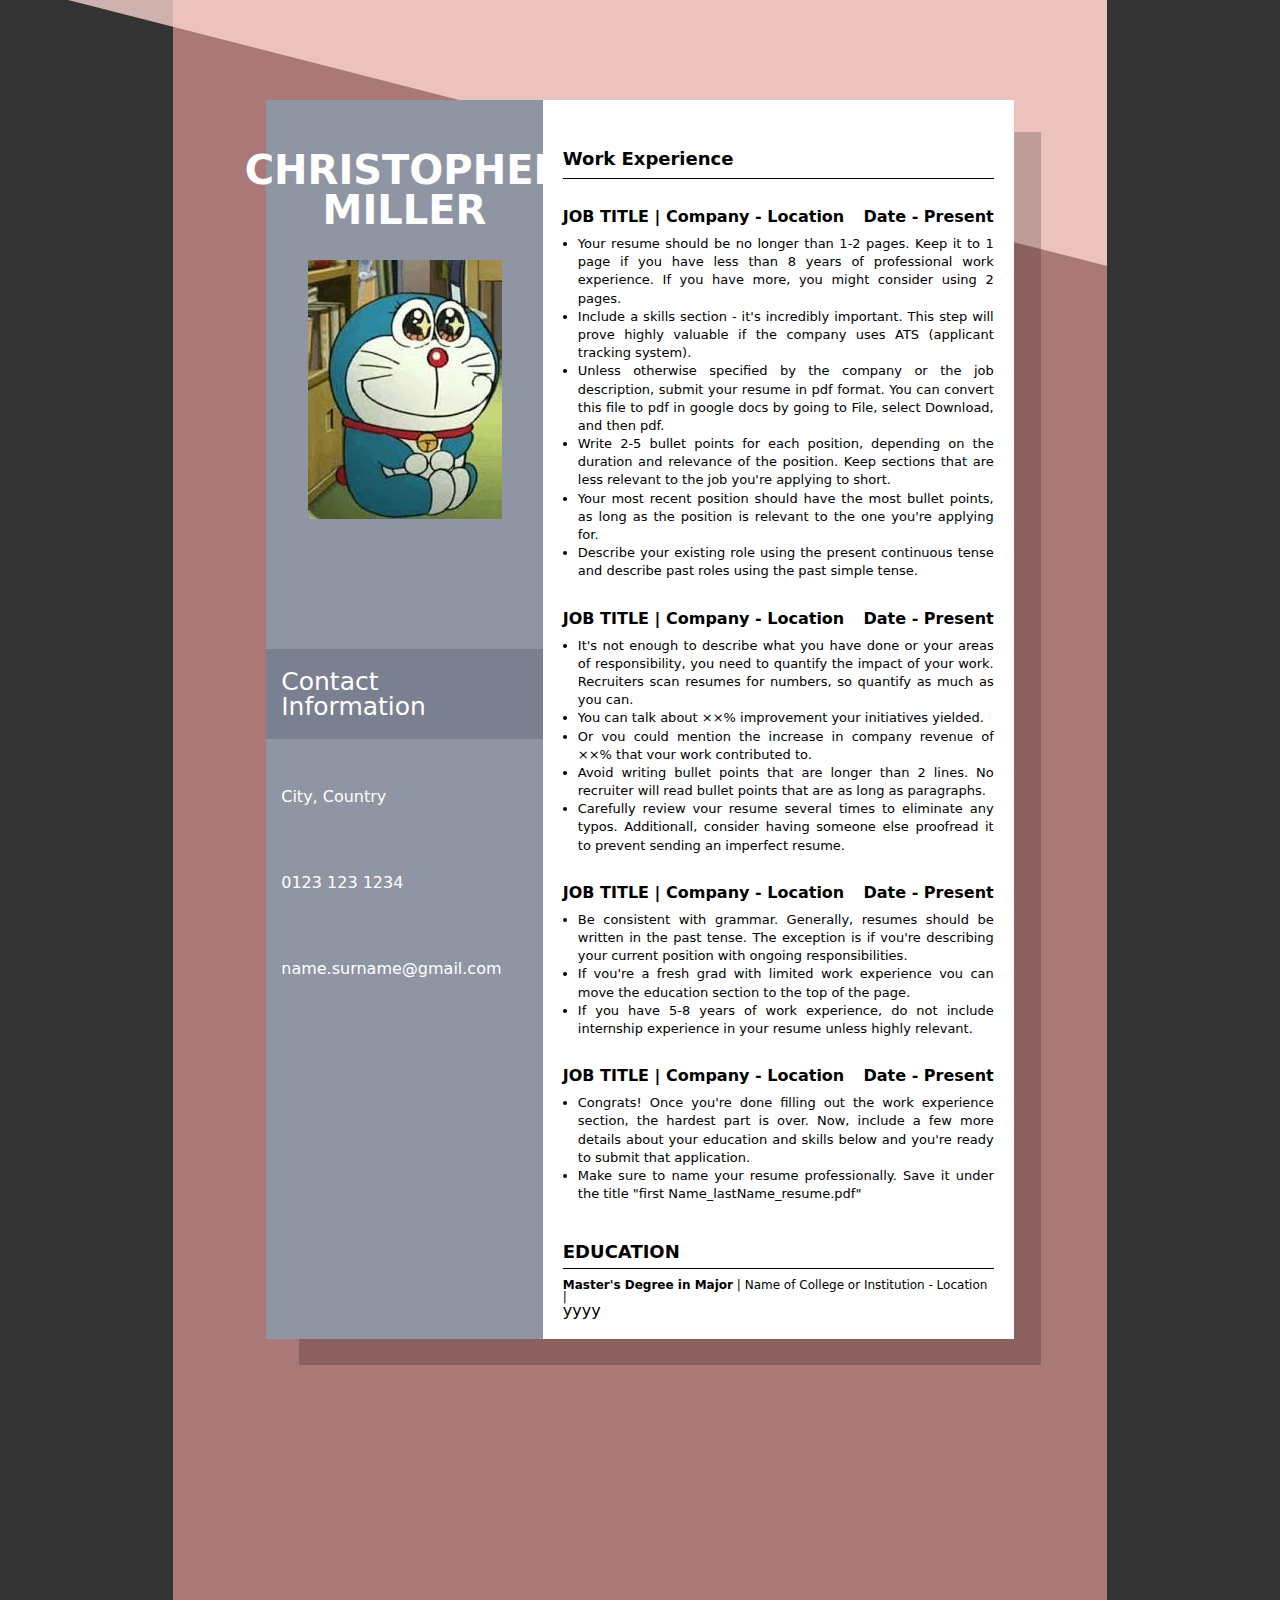
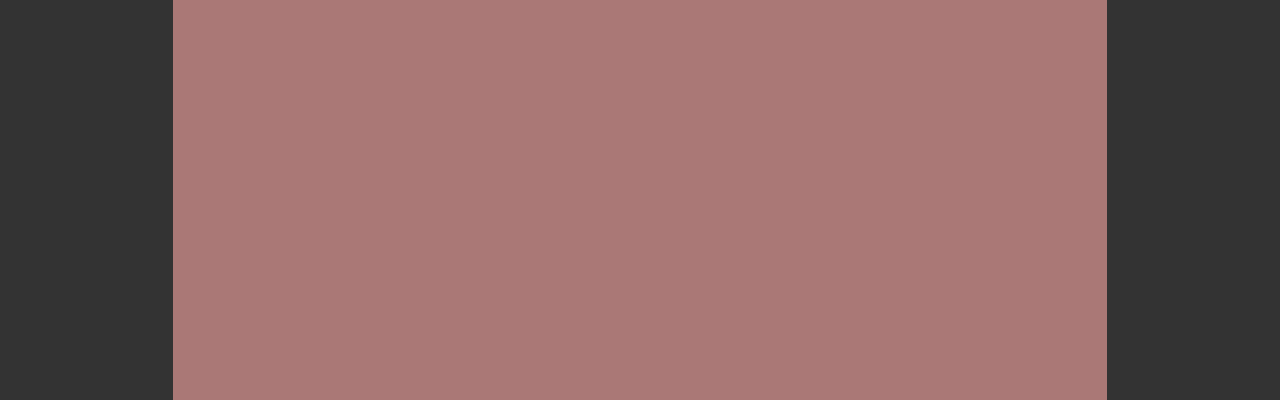
<file: html/cv-update.html>
<!DOCTYPE html>
<html lang="en">
  <head>
    <meta charset="UTF-8" />
    <meta name="viewport" content="width=device-width, initial-scale=1.0" />
    <title>CV Update</title>
    <link rel="stylesheet" href="../css/reset.css" />
    <link rel="stylesheet" href="../css/styles.css" />
  </head>
  <body style="background-color: #333">
    <div class="background-container">
      <div class="triangle-clippath"></div>

      <div class="paper">
        <div class="paper-container">
          <div class="information-item">
            <h1 class="name info-detail">CHRISTOPHER MILLER</h1>
            <img src="../img/avatar_miiler.jpeg" alt="avatar_miller" class="avatar info-detail" />
          </div>
          <div class="information-item">
            <p class="contact-heading">Contact Information</p>
            <p class="destination">City, Country</p>
            <p class="phone-number">0123 123 1234</p>
            <p class="email">name.surname@gmail.com</p>
          </div>
        </div>

        <!-- details -->
        <div class="paper-container">
          <!-- work-experence -->
          <div class="description-detail">
            <h2 class="work-experience">Work Experience</h2>

            <!-- text -->
            <div class="text-experience">
              <div class="text-item">
                <div class="title-time">
                  <h3 class="titletime-item">JOB TITLE | Company - Location</h3>
                  <h3 class="titletime-item">Date - Present</h3>
                </div>
                <div class="text">
                  <ul>
                    <li>
                      Your resume should be no longer than 1-2 pages. Keep it to 1 page if you have
                      less than 8 years of professional work experience. If you have more, you might
                      consider using 2 pages.
                    </li>
                    <li>
                      Include a skills section - it's incredibly important. This step will prove
                      highly valuable if the company uses ATS (applicant tracking system).
                    </li>
                    <li>
                      Unless otherwise specified by the company or the job description, submit your
                      resume in pdf format. You can convert this file to pdf in google docs by going
                      to File, select Download, and then pdf.
                    </li>
                    <li>
                      Write 2-5 bullet points for each position, depending on the duration and
                      relevance of the position. Keep sections that are less relevant to the job
                      you're applying to short.
                    </li>
                    <li>
                      Your most recent position should have the most bullet points, as long as the
                      position is relevant to the one you're applying for.
                    </li>
                    <li>
                      Describe your existing role using the present continuous tense and describe
                      past roles using the past simple tense.
                    </li>
                  </ul>
                </div>
              </div>

              <div class="text-item">
                <div class="title-time">
                  <h3 class="titletime-item">JOB TITLE | Company - Location</h3>
                  <h3 class="titletime-item">Date - Present</h3>
                </div>
                <div class="text">
                  <ul>
                    <li>
                      It's not enough to describe what you have done or your areas of
                      responsibility, you need to quantify the impact of your work. Recruiters scan
                      resumes for numbers, so quantify as much as you can.
                    </li>
                    <li>You can talk about ××% improvement your initiatives yielded.</li>
                    <li>
                      Or vou could mention the increase in company revenue of ××% that vour work
                      contributed to.
                    </li>
                    <li>
                      Avoid writing bullet points that are longer than 2 lines. No recruiter will
                      read bullet points that are as long as paragraphs.
                    </li>
                    <li>
                      Carefully review vour resume several times to eliminate any typos.
                      Additionall, consider having someone else proofread it to prevent sending an
                      imperfect resume.
                    </li>
                  </ul>
                </div>
              </div>

              <div class="text-item">
                <div class="title-time">
                  <h3 class="titletime-item">JOB TITLE | Company - Location</h3>
                  <h3 class="titletime-item">Date - Present</h3>
                </div>
                <div class="text">
                  <ul>
                    <li>
                      Be consistent with grammar. Generally, resumes should be written in the past
                      tense. The exception is if vou're describing your current position with
                      ongoing responsibilities.
                    </li>
                    <li>
                      If vou're a fresh grad with limited work experience vou can move the education
                      section to the top of the page.
                    </li>
                    <li>
                      If you have 5-8 years of work experience, do not include internship experience
                      in your resume unless highly relevant.
                    </li>
                  </ul>
                </div>
              </div>

              <div class="text-item">
                <div class="title-time">
                  <h3 class="titletime-item">JOB TITLE | Company - Location</h3>
                  <h3 class="titletime-item">Date - Present</h3>
                </div>
                <div class="text">
                  <ul>
                    <li>
                      Congrats! Once you're done filling out the work experience section, the
                      hardest part is over. Now, include a few more details about your education and
                      skills below and you're ready to submit that application.
                    </li>
                    <li>
                      Make sure to name your resume professionally. Save it under the title "first
                      Name_lastName_resume.pdf"
                    </li>
                  </ul>
                </div>
              </div>
            </div>
          </div>

          <!-- education -->
          <div class="description-detail">
            <h2>EDUCATION</h2>
            <p>
              <strong> Master's Degree in Major</strong> | Name of College or Institution - Location
              |
            </p>
            yyyy
          </div>
        </div>
      </div>
    </div>
  </body>
</html>
</file>
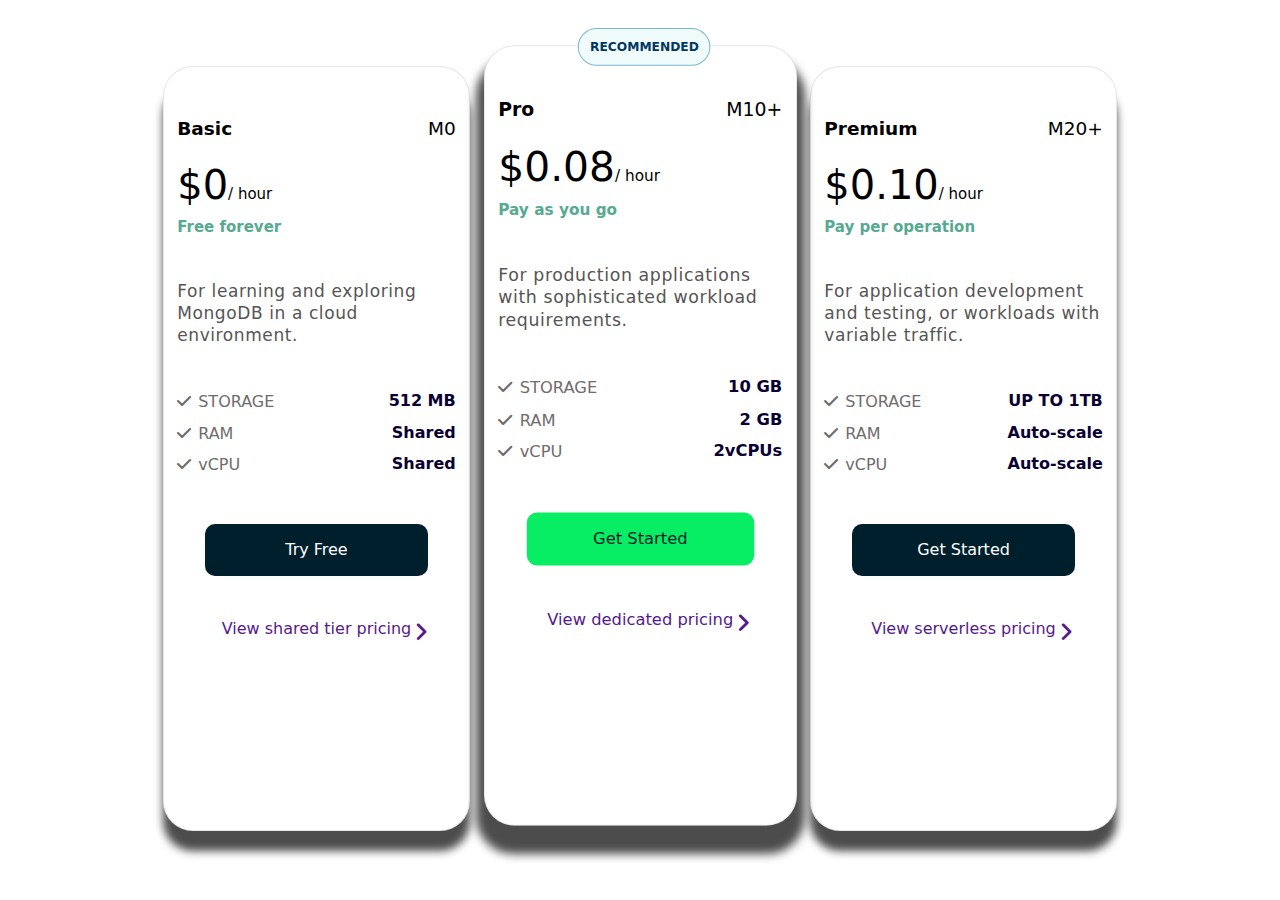
<file: html/pricing-table.html>
<!DOCTYPE html>
<html lang="en">
  <head>
    <meta charset="UTF-8" />
    <meta name="viewport" content="width=device-width, initial-scale=1.0" />
    <title>Pricing Table</title>
    <link rel="stylesheet" href="../css/reset.css" />
    <link rel="stylesheet" href="../css/styles.css" />
    <link
      rel="stylesheet"
      href="https://cdnjs.cloudflare.com/ajax/libs/font-awesome/6.7.2/css/all.min.css"
      integrity="sha512-Evv84Mr4kqVGRNSgIGL/F/aIDqQb7xQ2vcrdIwxfjThSH8CSR7PBEakCr51Ck+w+/U6swU2Im1vVX0SVk9ABhg=="
      crossorigin="anonymous"
      referrerpolicy="no-referrer"
    />
  </head>
  <body class="pricing-body" style="background-color: #ffffff">
    <div class="background-table">
      <div class="table-items">
        <div class="level">
          <div class="level-item">Basic</div>
          <div class="level-item">M0</div>
        </div>
        <div class="price">
          <div class="price-item">$0</div>
          <div class="price-item">Free forever</div>
        </div>
        <div class="description">
          <p class="descrip-content">For learning and exploring MongoDB in a cloud environment.</p>
        </div>
        <div class="metrics">
          <div class="metrics-item">
            <div class="storage-data">STORAGE</div>
            <div class="storage-data">512 MB</div>
          </div>
          <div class="metrics-item">
            <div class="storage-data">RAM</div>
            <div class="storage-data">Shared</div>
          </div>
          <div class="metrics-item">
            <div class="storage-data">vCPU</div>
            <div class="storage-data">Shared</div>
          </div>
        </div>
        <div class="button-more">
          <button type="button">Try Free</button>
          <div class="view-more">
            <a href="">View shared tier pricing</a>
          </div>
        </div>
      </div>

      <div class="table-items">
        <div class="recommended">
          <p>RECOMMENDED</p>
        </div>

        <div class="level">
          <div class="level-item">Pro</div>
          <div class="level-item">M10+</div>
        </div>
        <div class="price">
          <div class="price-item">$0.08</div>
          <div class="price-item">Pay as you go</div>
        </div>
        <div class="description">
          <p class="descrip-content">
            For production applications with sophisticated workload requirements.
          </p>
        </div>
        <div class="metrics">
          <div class="metrics-item">
            <div class="storage-data">STORAGE</div>
            <div class="storage-data">10 GB</div>
          </div>
          <div class="metrics-item">
            <div class="storage-data">RAM</div>
            <div class="storage-data">2 GB</div>
          </div>
          <div class="metrics-item">
            <div class="storage-data">vCPU</div>
            <div class="storage-data">2vCPUs</div>
          </div>
        </div>
        <div class="button-more">
          <button type="button">Get Started</button>
          <div class="view-more">
            <a href="">View dedicated pricing</a>
          </div>
        </div>
      </div>

      <div class="table-items">
        <div class="level">
          <div class="level-item">Premium</div>
          <div class="level-item">M20+</div>
        </div>
        <div class="price">
          <div class="price-item">$0.10</div>
          <div class="price-item">Pay per operation</div>
        </div>
        <div class="description">
          <p class="descrip-content">
            For application development and testing, or workloads with variable traffic.
          </p>
        </div>
        <div class="metrics">
          <div class="metrics-item">
            <div class="storage-data">STORAGE</div>
            <div class="storage-data">UP TO 1TB</div>
          </div>
          <div class="metrics-item">
            <div class="storage-data">RAM</div>
            <div class="storage-data">Auto-scale</div>
          </div>
          <div class="metrics-item">
            <div class="storage-data">vCPU</div>
            <div class="storage-data">Auto-scale</div>
          </div>
        </div>
        <div class="button-more">
          <button type="button">Get Started</button>
          <div class="view-more">
            <a href="">View serverless pricing</a>
          </div>
        </div>
      </div>
    </div>
  </body>
</html>
</file>
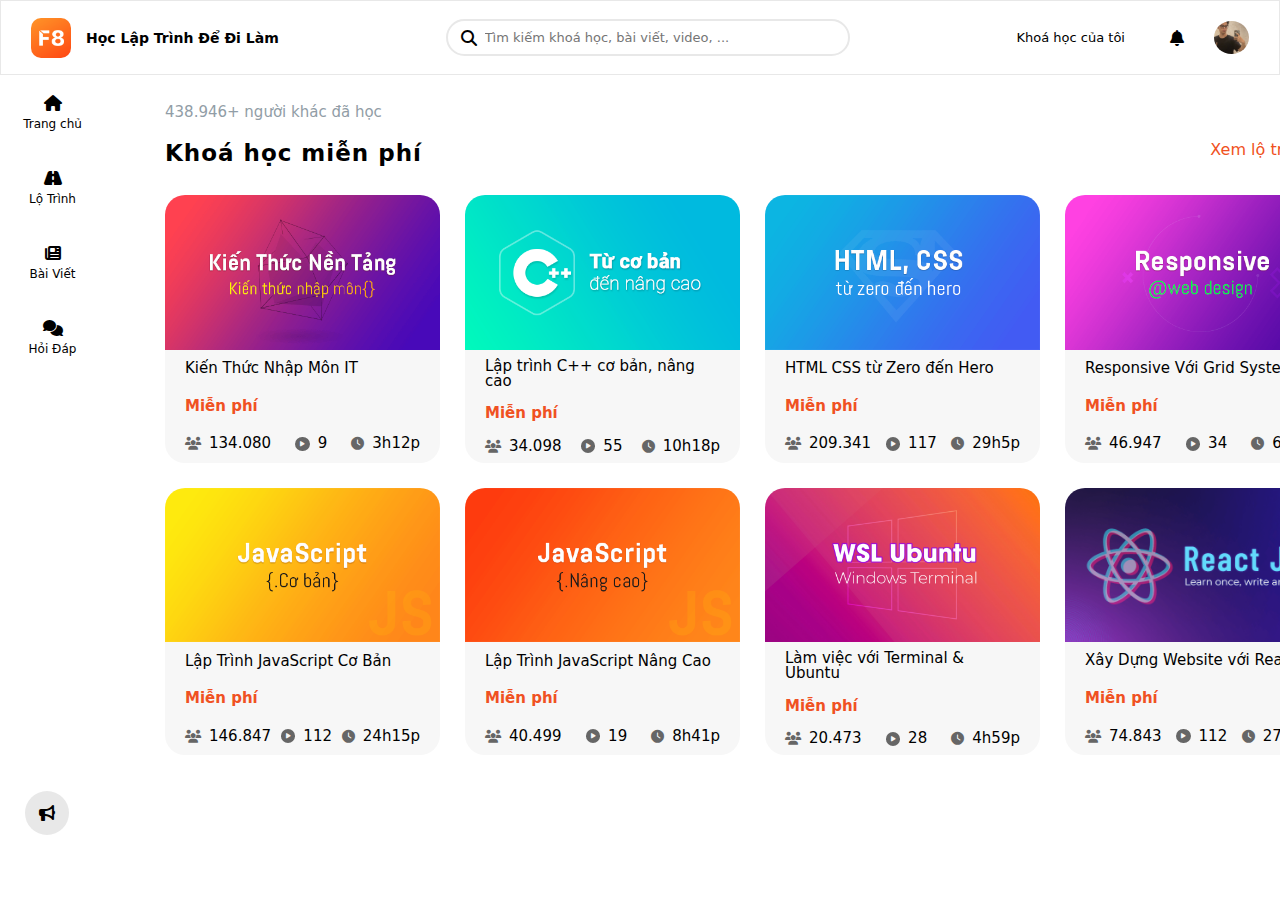
<file: html/product-list.html>
<!DOCTYPE html>
<html lang="en">
  <head>
    <meta charset="UTF-8" />
    <meta name="viewport" content="width=device-width, initial-scale=1.0" />
    <title>Product list</title>
    <link rel="stylesheet" href="../css/reset.css" />
    <link rel="stylesheet" href="../css/styles.css" />
    <link
      rel="stylesheet"
      href="https://cdnjs.cloudflare.com/ajax/libs/font-awesome/6.7.2/css/all.min.css"
      integrity="sha512-Evv84Mr4kqVGRNSgIGL/F/aIDqQb7xQ2vcrdIwxfjThSH8CSR7PBEakCr51Ck+w+/U6swU2Im1vVX0SVk9ABhg=="
      crossorigin="anonymous"
      referrerpolicy="no-referrer"
    />
  </head>
  <body style="background-color: #fff">
    <!-- header -->
    <header class="header">
      <!-- icon-slogan -->
      <div class="header-item icon-slogan">
        <img src="../img/f8_icon.webp" alt="f8_icon" />
        <p>Học Lập Trình Để Đi Làm</p>
      </div>

      <div class="header-item search-input">
        <i class="fa-solid fa-magnifying-glass"></i>
        <div class="input-container">
          <input type="text" placeholder="Tìm kiếm khoá học, bài viết, video, ..." />
        </div>
      </div>

      <div class="header-item avatar-courses">
        <p>Khoá học của tôi</p>
        <i class="fa-solid fa-bell"></i>
        <img src="../img/avatar.jpg" alt="avatar" />
      </div>
    </header>

    <section class="main-page">
      <nav class="nav-bar">
        <div class="nav-item page-item">
          <!-- mainpage -->
          <div class="page-name main-page">
            <i class="fa-solid fa-house"></i>
            <p>Trang chủ</p>
          </div>
          <!-- roadmap -->
          <div class="page-name road-map">
            <i class="fa-solid fa-road"></i>
            <p>Lộ Trình</p>
          </div>
          <!-- newfeed -->
          <div class="page-name article">
            <i class="fa-solid fa-newspaper"></i>
            <p>Bài Viết</p>
          </div>
          <!-- Q/A -->
          <div class="page-name chat">
            <i class="fa-solid fa-comments"></i>
            <p>Hỏi Đáp</p>
          </div>
        </div>

        <div class="nav-item inform-item">
          <i class="fa-solid fa-bullhorn"></i>
        </div>
      </nav>

      <article class="course-templates">
        <p style="color: #919da6">438.946+ người khác đã học</p>
        <div class="bar-slide">
          <h2>Khoá học miễn phí</h2>
          <div><a href="https://fullstack.edu.vn/learning-paths">Xem lộ trình</a></div>
        </div>
        <div class="courses">
          <div class="course-item first">
            <img src="../img/first.png" alt="entry_level" />
            <div class="item">
              <p>Kiến Thức Nhập Môn IT</p>
              <p>Miễn phí</p>
              <div class="time-slot">
                <div>
                  <p>134.080</p>
                </div>
                <div>
                  <p>9</p>
                </div>
                <div>
                  <p>3h12p</p>
                </div>
              </div>
            </div>
          </div>

          <div class="course-item first">
            <img src="../img/second.png" alt="second" />
            <div class="item">
              <p>Lập trình C++ cơ bản, nâng cao</p>
              <p>Miễn phí</p>
              <div class="time-slot">
                <div>
                  <p>34.098</p>
                </div>
                <div>
                  <p>55</p>
                </div>
                <div>
                  <p>10h18p</p>
                </div>
              </div>
            </div>
          </div>
          <div class="course-item first">
            <img src="../img/third.png" alt="third" />
            <div class="item">
              <p>HTML CSS từ Zero đến Hero</p>
              <p>Miễn phí</p>
              <div class="time-slot">
                <div>
                  <p>209.341</p>
                </div>
                <div>
                  <p>117</p>
                </div>
                <div>
                  <p>29h5p</p>
                </div>
              </div>
            </div>
          </div>
          <div class="course-item first">
            <img src="../img/fourth.png" alt="fourth" />
            <div class="item">
              <p>Responsive Với Grid System</p>
              <p>Miễn phí</p>
              <div class="time-slot">
                <div>
                  <p>46.947</p>
                </div>
                <div>
                  <p>34</p>
                </div>
                <div>
                  <p>6h31p</p>
                </div>
              </div>
            </div>
          </div>
          <div class="course-item first">
            <img src="../img/fifth.png" alt="fifth" />
            <div class="item">
              <p>Lập Trình JavaScript Cơ Bản</p>
              <p>Miễn phí</p>
              <div class="time-slot">
                <div>
                  <p>146.847</p>
                </div>
                <div>
                  <p>112</p>
                </div>
                <div>
                  <p>24h15p</p>
                </div>
              </div>
            </div>
          </div>
          <div class="course-item first">
            <img src="../img/sixth.png" alt="sixth" />
            <div class="item">
              <p>Lập Trình JavaScript Nâng Cao</p>
              <p>Miễn phí</p>
              <div class="time-slot">
                <div>
                  <p>40.499</p>
                </div>
                <div>
                  <p>19</p>
                </div>
                <div>
                  <p>8h41p</p>
                </div>
              </div>
            </div>
          </div>
          <div class="course-item first">
            <img src="../img/seventh.png" alt="seventh" />
            <div class="item">
              <p>Làm việc với Terminal & Ubuntu</p>
              <p>Miễn phí</p>
              <div class="time-slot">
                <div>
                  <p>20.473</p>
                </div>
                <div>
                  <p>28</p>
                </div>
                <div>
                  <p>4h59p</p>
                </div>
              </div>
            </div>
          </div>
          <div class="course-item first">
            <img src="../img/eighth.png" alt="eighth" />
            <div class="item">
              <p>Xây Dựng Website với ReactJS</p>
              <p>Miễn phí</p>
              <div class="time-slot">
                <div>
                  <p>74.843</p>
                </div>
                <div>
                  <p>112</p>
                </div>
                <div>
                  <p>27h32p</p>
                </div>
              </div>
            </div>
          </div>
        </div>
      </article>
    </section>
  </body>
</html>
</file>
<file: css/styles.css>
body {
  font-family: system-ui, -apple-system, BlinkMacSystemFont, "Segoe UI", Roboto, Oxygen, Ubuntu,
    Cantarell, "Open Sans", "Helvetica Neue", sans-serif;
}
* {
  box-sizing: border-box;
}
html {
  font-size: 62.5%;
}
body {
  font-family: system-ui, -apple-system, BlinkMacSystemFont, "Segoe UI", Roboto, Oxygen, Ubuntu,
    Cantarell, "Open Sans", "Helvetica Neue", sans-serif;
  font-size: 1.6rem;
  background-color: #444;
}

h1,
h2,
h3,
h4,
h5,
h6,
b,
strong {
  font-weight: bold;
}

i,
em {
  font-style: italic;
}

u {
  text-decoration: underline;
}

ul {
  list-style-type: disc;
  padding-left: 40px;
}
ol {
  list-style: decimal;
  padding-left: 40px;
}

input,
button,
textarea,
select {
  font-family: inherit;
  font-size: inherit;
}

/* Menu-homework-exercise */

.homework-list {
  font-size: 35px;
  text-align: center;
  margin-top: 10%;
}

.list-hw {
  text-align: center;
  margin-top: 50px;
}

.hw-item {
  display: flex;
  flex-direction: column;
  margin-top: 10px;
  min-height: 50px;
  background: rgba(141, 187, 123, 1);
  width: 200px;
  margin: 20px auto;
  outline: none;
  border-radius: 10px;
  transition: transform 0.05s ease-in-out;
}

li:active {
  transform: scale(0.95);
}

.menu-hw a {
  /* line-height: 50px; */
  text-decoration: none;
  width: 200px;
  min-height: 50px;
  color: #000;
  padding: 10px;
}

/* 

    Ex2

*/

.background-table {
  display: flex;
  background-color: #ffffff;
  width: 77vw;
  min-height: 85vh;
  justify-content: center;
  align-items: center;
  padding: 20px 10px;
  margin: 40px auto;
  gap: 5px;
}

.table-items {
  background-color: #ffffff;
  border: 1px solid #d7d5d596;
  border-radius: 30px;
  width: calc(77vw / 3);
  min-height: 85vh;
  padding: 13px;
  box-shadow: 0px 20px 9px 0px rgba(0, 0, 0, 0.7);
  -webkit-box-shadow: 0px 20px 9px 0px rgba(0, 0, 0, 0.7);
  -moz-box-shadow: 0px 20px 9px 0px rgba(0, 0, 0, 0.7);
  transition: transform 0.2s ease-in-out, box-shadow 0.2s ease-in-out;
  user-select: none;
  margin: 6px;
}

.level {
  display: flex;
  justify-content: space-between;
  height: 40px;
  margin-top: 40px;
  font-size: 1.85rem;
}

.level .level-item:first-child {
  font-weight: bold;
}

.price {
  height: 70px;
  margin-top: 5px;
  display: flex;
  flex-direction: column;
  justify-content: space-between;
}

.price .price-item:first-child {
  font-size: 4rem;
}

.price .price-item:first-child::after {
  content: "/ hour";
  font-size: 1.5rem;
  font-weight: 500;
}

.price .price-item:last-child {
  font-size: 1.5rem;
  color: #57aa91;
  font-weight: bold;
}

.description {
  margin-top: 45px;
  font-size: 1.7rem;
  color: #565454;
  letter-spacing: 0.6px;
  line-height: 1.3;
}

.metrics {
  min-height: 70px;
  margin-top: 40px;
}

.metrics-item {
  display: flex;
  justify-content: space-between;
  line-height: 1.9;
  color: #706c6c;
}

.metrics .metrics-item .storage-data:last-child {
  font-weight: bold;
  color: #090131;
}

.metrics-item .storage-data:first-child::before {
  font-family: "Font Awesome 6 Free";
  content: "\f00c";
  font-weight: bold;
  margin-right: 7px;
}

.button-more {
  display: flex;
  flex-direction: column;
  justify-content: space-around;
  gap: 9px;
  height: 150px;
  margin-top: 25px;
  text-align: center;
}

.button-more button {
  width: 80%;
  height: 35%;
  margin: 0 auto;
  background-color: #001f2c;
  color: #fff;
  border-radius: 10px;
  border: none;
  outline: none;
  cursor: pointer;
}

.button-more button:active {
  transform: scale(1.02);
}

.background-table .table-items:nth-child(2) .button-more button {
  background-color: #07ee64;
  color: #001f2c;
}
.button-more a {
  position: relative;
}

.button-more a::after {
  position: absolute;
  right: -17px;
  font-family: "Font Awesome 6 Free";
  content: " \f105";
  font-weight: 900;
  margin-left: 4px;
  font-size: 2.2rem;
}

.table-items:nth-child(2) {
  z-index: 1;
  margin-top: -20px;
  transform: scale(1.02);
  box-shadow: 0px 20px 9px 7px rgba(0, 0, 0, 0.7);
  -webkit-box-shadow: 0px 20px 9px 7px rgba(0, 0, 0, 0.7);
  -moz-box-shadow: 0px 20px 9px 7px rgba(0, 0, 0, 0.7);
}

.table-items:nth-child(2):hover {
  z-index: 1;
  transform: translateY(-30px);
  transform: scale(1.05);
  box-shadow: 0px 47px 9px 9px rgba(0, 0, 0, 0.7);
  -webkit-box-shadow: 0px 47px 9px 9px rgba(0, 0, 0, 0.7);
  -moz-box-shadow: 0px 47px 9px 9px rgba(0, 0, 0, 0.7);
}

.table-items:hover {
  cursor: pointer;
  transform: scale(1.02);
  box-shadow: 0px 38px 13px 10px rgba(0, 0, 0, 0.7);
  -webkit-box-shadow: 0px 38px 13px 10px rgba(0, 0, 0, 0.7);
  -moz-box-shadow: 0px 38px 13px 10px rgba(0, 0, 0, 0.7);
}

.table-items:nth-child(2) {
  position: relative;
}

.recommended {
  background-color: #f0fbfc;
  width: 130px;
  height: 37px;
  color: #013760;
  border: 1.2px solid #7bb7cf;
  border-radius: 999px;
  padding: 12px 0;
  text-align: center;
  font-size: 1.2rem;
  position: absolute;
  top: -18px;
  left: 30%;
  font-weight: bold;
}

.pricing-body a {
  text-decoration: none;
}

/* 

  Ex1

*/

.background-container {
  height: 2000px;
  width: 73vw;
  background: rgba(241, 161, 158, 0.629);
  margin: 0 auto;
  position: relative;
  display: flex;
  flex-direction: column;
}

.triangle-clippath {
  background: rgba(255, 216, 211, 0.77);
  width: 1039px;
  height: 266px;
  clip-path: polygon(100% 0, 0 0, 100% 100%);
  position: absolute;
  right: 0;
}

.paper {
  width: 80%;
  min-height: 60%;
  background: #ffffff;
  margin: 100px auto;
  /* padding: 10px; */
  z-index: 1;
  display: flex;
  box-shadow: 30px 29px 0px -3px rgba(0, 0, 0, 0.19);
  -webkit-box-shadow: 30px 29px 0px -3px rgba(0, 0, 0, 0.19);
  -moz-box-shadow: 30px 29px 0px -3px rgba(0, 0, 0, 0.19);
}

.paper .paper-container {
  /* border: 1px solid red; */
  flex-grow: 0;
}

.paper .paper-container:first-child {
  background-color: #697084bd;
  /* padding: 15px; */
  max-width: 37%;
  display: flex;
  flex-direction: column;
  /* justify-content: space-evenly; */
  gap: 30px;
}

.paper .paper-container:first-child .information-item:first-child {
  display: flex;
  flex-direction: column;
  gap: 30px;
  align-items: center;

  padding: 50px 20px 50px;
  color: #fff;
}

.name {
  text-align: center;
  font-size: 4rem;
}

.paper .paper-container:first-child .information-item:last-child {
  display: flex;
  flex-direction: column;
  gap: 30px;
  justify-content: flex-end;

  padding-top: 50px;
}

.paper .paper-container:first-child .information-item:last-child p {
  padding: 20px 15px;
  color: #fff;
  /* border: 1px solid red; */
}

.paper .paper-container:first-child .information-item:last-child p:first-child {
  background-color: #545a6959;
  font-size: 2.5rem;
}

.paper .paper-container:last-child {
  flex-grow: 1;
  display: flex;
  flex-direction: column;
  padding-top: 30px;
}

.paper-container:last-child .description-detail {
  /* border: 1px solid #000; */
  padding: 20px;
  flex-grow: 0;
}

.work-experience {
  font-size: 1.8rem;
  padding-bottom: 10px;
  border-bottom: 1px solid #000;
}

.text-experience {
  display: flex;
  flex-direction: column;
  row-gap: 30px;
  padding-top: 30px;
}

.text-item {
  /* border: 1px solid #ccc; */
  display: flex;
  flex-direction: column;
  row-gap: 10px;
}

.title-time {
  display: flex;
  justify-content: space-between;
}

ul {
  padding-left: 15px;
  font-size: 1.3rem;
  text-align: justify;
  line-height: 1.4;
}

.description-detail:last-child p {
  font-size: 1.2rem;
  margin-top: 10px;
}

.description-detail:last-child h2 {
  font-size: 1.8rem;
  border-bottom: 1px solid #000;
  padding-bottom: 7px;
}

/* Ex3 */

.header {
  height: 75px;
  border: 1px solid #e8e8e8;
  padding: 15px 30px;
  display: flex;
  flex-direction: row;
  justify-content: space-between;
  align-items: center;
}

.icon-slogan {
  display: flex;
  align-items: center;
}

.icon-slogan p {
  padding: 0 15px;
  font-size: 1.4rem;
  font-weight: bold;
}

.header .icon-slogan img {
  width: 40px;
  height: 40px;
  border-radius: 10px;
}

.search-input {
  border: 2px solid #e8e8e8;
  padding: 8px 35px;
  border-radius: 999px;
  position: relative;
  outline: none;
  transition: outline 0.2s ease-in-out;
}

.search-input:hover {
  outline: 2px solid #000;
}

.search-input input {
  width: 330px;
  border: none;
  outline: none;
  font-size: 1.3rem;
}

.search-input i {
  position: absolute;
  top: 9px;
  left: 13px;
}

.avatar-courses {
  display: flex;
  gap: 30px;
  align-items: center;
}

.avatar-courses img {
  height: 33px;
  width: 35px;
  object-fit: cover;
  border-radius: 50%;
}

.avatar-courses p {
  font-size: 1.3rem;
  padding: 0 15px;
}

.main-page {
  display: flex;
}

.nav-bar {
  width: 105px;
  height: 90vh;
  display: flex;
  flex-direction: column;
  justify-content: space-between;
  padding: 5px 15px 50px;
  /* position: fixed;
  right: 0; */
}

.nav-item:last-child {
  cursor: pointer;
}

.page-item {
  display: flex;
  flex-direction: column;
  align-items: center;
  row-gap: 5px;
  cursor: pointer;
}

.page-item .page-name {
  text-align: center;
  font-size: 1.6rem;
  display: flex;
  flex-direction: column;
  gap: 7px;

  width: 90px;
  height: 70px;
  border-radius: 10px;
  padding: 15px 0;
  transition: background-color 0.2s ease-in-out;
}

.page-item .page-name:hover {
  background-color: #e8e8e8;
}

.page-item .page-name p {
  font-size: 1.2rem;
}

.inform-item {
  width: 44px;
  height: 44px;
  text-align: center;
  display: flex;
  align-items: center;
  justify-content: center;
  background-color: #e8e8e8;
  border-radius: 50%;
  margin-left: 10px;
}

.course-templates {
  width: 1338px;

  padding: 30px 100px 15px 60px;
}

.course-templates p {
  font-size: 1.5rem;
}

.bar-slide {
  display: flex;
  justify-content: space-between;
  margin-top: 22px;
  padding-right: 20px;
}

.bar-slide a {
  text-decoration: none;
  font-weight: 500;
  color: #f05122;
}

.bar-slide h2 {
  font-size: 2.3rem;
  letter-spacing: 1px;
}

.courses {
  width: 1260px;
  min-height: 620px;

  display: flex;
  flex-wrap: wrap;
  gap: 25px;

  padding: 30px 0;
}

.course-item {
  width: calc(1100px / 4);
  transition: transform 0.2s ease-in-out, box-shadow 0.2s ease-in-out;
  /* height: calc(620px / 2); */
  display: flex;
  flex-direction: column;
  border-radius: 20px;
  /* padding: 20px; */
  overflow: hidden;
}

.course-item .item {
  background-color: #f7f7f7;
  flex-grow: 1;
  display: flex;
  flex-direction: column;
  justify-content: space-around;
  padding: 0 20px;
}

.time-slot {
  display: flex;
  justify-content: space-between;
}

.item > p:first-child,
.item > pre {
  font-weight: 500;
}

.item > p:nth-child(2) {
  color: #f05122;
  font-weight: 600;
}

.time-slot div:nth-child(1) {
  display: flex;
  gap: 8px;
  align-items: center;
}

.time-slot div:nth-child(1)::before {
  content: "\f0c0";
  font-weight: bold;
  font-family: "Font Awesome 6 Free";
  font-size: 1.3rem;
  color: #666666;
}

.time-slot div:nth-child(2) {
  display: flex;
  gap: 8px;
  align-items: center;
}

.time-slot div:nth-child(2)::before {
  font-family: "Font Awesome 6 Free";
  font-weight: bold;
  content: "\f04b";
  font-size: 0.6rem;
  width: 13.5px;
  height: 14px;
  padding-left: 1px;
  border-radius: 50%;
  background-color: #666666;
  color: #f7f7f7;
  display: flex;
  justify-content: center;
  align-items: center;
}

.time-slot div:nth-child(3) {
  display: flex;
  gap: 8px;
  align-items: center;
}

.time-slot div:nth-child(3)::before {
  content: "\f017";
  font-weight: bold;
  font-family: "Font Awesome 6 Free";
  font-size: 1.3rem;
  color: #666666;
}

.bar-slide > div::after {
  content: ">";
  font-weight: bold;
  font-family: "Font Awesome 6 Free";
  color: #f05122;
  font-size: 1.3rem;
  margin-left: 5px;
}

.course-item:hover {
  transform: translateY(-5px);
  cursor: pointer;
  box-shadow: -1px 24px 9px -8px rgba(0, 0, 0, 0.5);
  -webkit-box-shadow: -1px 24px 9px -8px rgba(0, 0, 0, 0.5);
  -moz-box-shadow: -1px 24px 9px -8px rgba(0, 0, 0, 0.5);
}

/* Ex4 */

.header-register {
  text-align: center;
  font-size: 3.5rem;
  position: absolute;
  top: 90px;
  left: 576px;
  background-color: #08aeea;
  background-image: linear-gradient(0deg, #08aeea 61%, #2a62f5 100%);
  color: transparent;
  background-clip: text;
}

.form-background {
  display: flex;
  justify-content: center;
  background: #0d62e0;
  background: linear-gradient(
    90deg,
    rgba(13, 98, 224, 1) 0%,
    rgba(87, 188, 199, 1) 50%,
    rgba(83, 186, 237, 1) 100%
  );
  width: 90vw;
  min-height: 100vh;
  margin: 0 auto;
  position: relative;
}

.form {
  display: flex;
  flex-direction: column;
  width: 500px;
  /* min-height: 150vh; */
  background-color: #fff;
  margin: 50px auto;
  padding: 100px 50px;
  border-radius: 20px;
  outline: none;
}

.form-group {
  min-height: 50px;
  background-color: #fff;
  padding: 10px;
  display: flex;
  flex-direction: column;
}

.form-group input {
  margin-top: 10px;
  border: 1px solid #000;
  border-radius: 5px;
  padding: 10px;
}

.form-group .gender {
  padding: 10px;
  margin-left: -10px;
}

.form-group .gender .gender-option input {
  transform: scale(1.3);
  margin-right: 10px;
  accent-color: #000;
}

.form-group .choice-preference .preference-option {
  margin-top: 15px;
}

.form-group .choice-preference .preference-option input {
  transform: scale(1.3);
  accent-color: #000;
}

.form-group:first-child {
  display: flex;
  flex-direction: row;
  justify-content: space-evenly;
}

.form-group .avatar-recommendation {
  padding-top: 50px;
  font-style: italic;
  font-size: 1rem;
}

.form-group img {
  object-fit: cover;
  width: 100px;
  height: 100px;
  cursor: pointer;
}

.form-group button {
  margin: 70px auto;
  width: 250px;
  height: 70px;
  color: #fff;
  background-color: #08aeea;
  background-image: linear-gradient(0deg, #08aeea 61%, #2a62f5 100%);
  outline: none;
  border: none;
  border-radius: 15px;
  cursor: pointer;
  transition: transform 0.2s ease-in-out;
}

.form-group button:hover {
  transform: translateY(-8px);
}

.form-container {
  background-color: #fff;
  display: flex;
}

.form-item {
  width: 550px;
}

.form-item:first-child {
  display: flex;
  flex-direction: column;
}

.form-item:first-child .form {
  padding: 0;
}

.form-item:first-child .form {
  display: flex;
  flex-direction: column;
  gap: 50px;
  line-height: 1.5;
}

.form-item:first-child .form h1 {
  font-size: 3rem;
}

.form-item:first-child img {
  width: 500px;
}

.form:last-child .form-group:nth-child(2) {
  display: flex;
  flex-direction: row;
  justify-content: space-around;
}

.btn-download {
  display: flex;
  flex-direction: row;
  gap: 10px;
}

.btndownload-item:first-child {
  border-radius: 5px;
  border: none;
  padding: 15px;
  background-color: rgb(30, 200, 30);
}

.btndownload-item:first-child:hover {
  background-color: rgba(200, 236, 20, 0.683);
}

.btndownload-item:last-child {
  border-radius: 5px;
  border: none;
  padding: 15px;
  background-color: rgb(26, 207, 210);
}

.btndownload-item:last-child:hover {
  background-color: rgb(0, 89, 255);
}

.btndownload-item {
  cursor: pointer;
}
</file>
